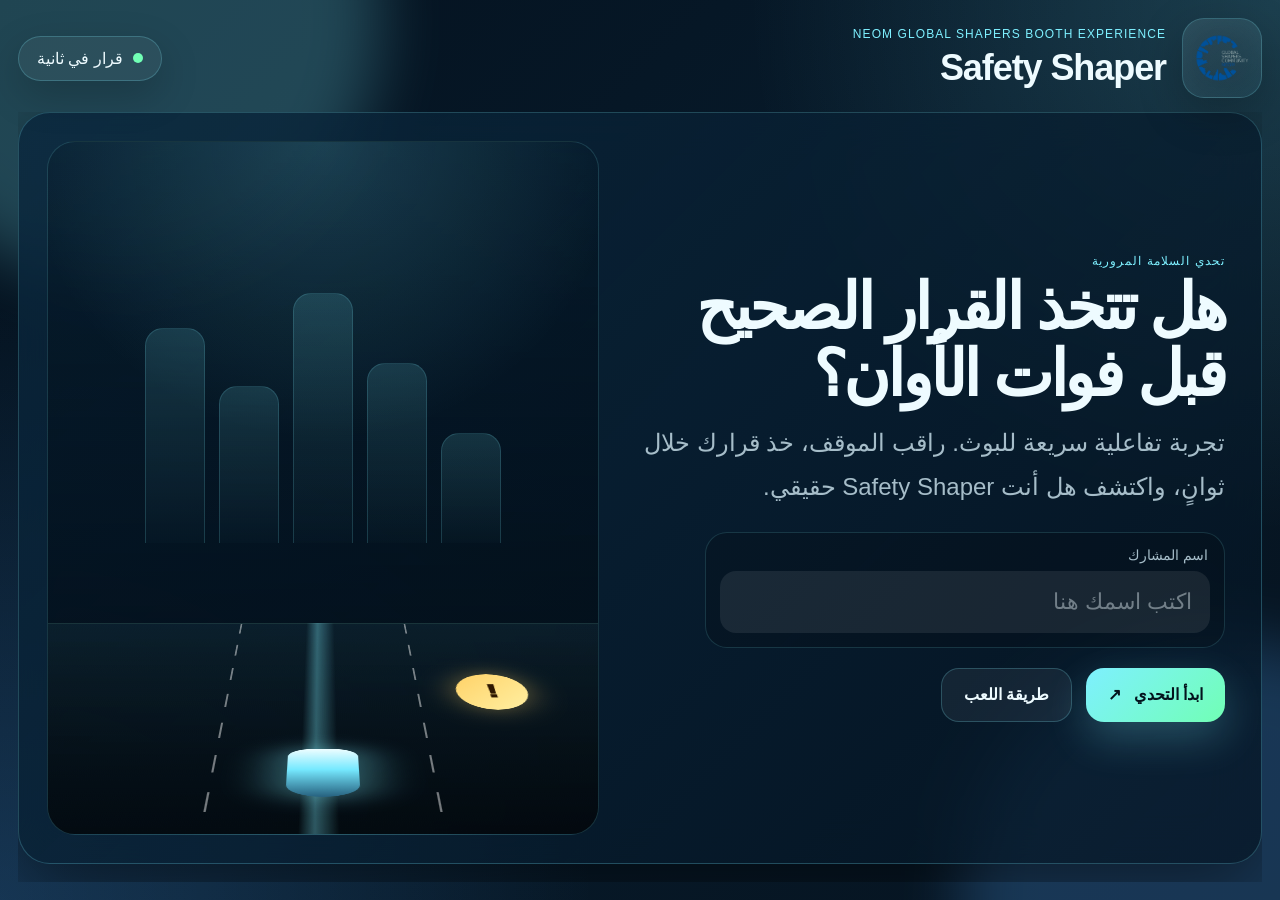
<file: index.html>
<!doctype html>
<html lang="ar" dir="rtl">
<head>
  <meta charset="utf-8" />
  <meta name="viewport" content="width=device-width, initial-scale=1, viewport-fit=cover" />
  <meta name="theme-color" content="#06131f" />
  <meta name="apple-mobile-web-app-capable" content="yes" />
  <meta name="apple-mobile-web-app-title" content="صانع السلامة" />
  <meta name="apple-mobile-web-app-status-bar-style" content="black-translucent" />
  <title>Safety Shaper | قرار في ثانية</title>
  <link rel="manifest" href="manifest.json" />
  <link rel="stylesheet" href="styles.css?v=8" />
</head>
<body>
  <main class="app-shell" id="appShell">
    <div class="ambient ambient-one"></div>
    <div class="ambient ambient-two"></div>
    <div class="grid-floor" aria-hidden="true"></div>

    <header class="topbar" id="topbar">
      <div class="brand-lockup">
        <div class="logo-slot" aria-label="مكان شعار الجهة">
          <img src="assets/logo.png" alt="Logo" onerror="this.style.display='none'; this.nextElementSibling.style.display='grid';">
          <span class="logo-fallback">ضع<br>الشعار</span>
        </div>
        <div>
          <p class="eyebrow">NEOM Global Shapers Booth Experience</p>
          <h1>Safety Shaper</h1>
        </div>
      </div>

      <div class="event-chip">
        <span class="pulse-dot"></span>
        قرار في ثانية
      </div>
    </header>

    <section class="screen active" id="startScreen" aria-labelledby="startTitle">
      <div class="hero-panel">
        <div class="hero-copy">
          <p class="micro-title">تحدي السلامة المرورية</p>
          <h2 id="startTitle">هل تتخذ القرار الصحيح قبل فوات الأوان؟</h2>
          <p class="hero-text">
            تجربة تفاعلية سريعة للبوث. راقب الموقف، خذ قرارك خلال ثوانٍ،
            واكتشف هل أنت Safety Shaper حقيقي.
          </p>

          <div class="name-card">
            <label for="playerName">اسم المشارك</label>
            <input id="playerName" type="text" inputmode="text" autocomplete="off" maxlength="24" placeholder="اكتب اسمك هنا" />
          </div>

          <div class="start-actions">
            <button class="primary-btn" id="startBtn" type="button">
              ابدأ التحدي
              <span>↗</span>
            </button>
            <button class="ghost-btn" id="howBtn" type="button">طريقة اللعب</button>
          </div>
        </div>

        <div class="hero-visual" aria-hidden="true">
          <div class="city-skyline">
            <span></span><span></span><span></span><span></span><span></span>
          </div>
          <div class="road-perspective">
            <div class="lane left-lane"></div>
            <div class="lane right-lane"></div>
            <div class="smart-car">
              <div class="car-glow"></div>
              <div class="car-body"></div>
            </div>
            <div class="hazard-orb">!</div>
          </div>
        </div>
      </div>
    </section>

    <section class="screen" id="howScreen" aria-labelledby="howTitle">
      <div class="modal-card">
        <button class="icon-btn" id="closeHowBtn" type="button" aria-label="رجوع">×</button>
        <p class="micro-title">طريقة اللعب</p>
        <h2 id="howTitle">اختر القرار الآمن بسرعة</h2>
        <div class="rules-grid">
          <div><b>1</b><span>سيظهر لك موقف مروري سريع وواضح.</span></div>
          <div><b>2</b><span>عندك 8 ثوانٍ فقط لاتخاذ القرار.</span></div>
          <div><b>3</b><span>كل قرار صحيح يرفع نتيجتك النهائية.</span></div>
          <div><b>4</b><span>في النهاية يظهر لك تقييمك النهائي داخل البوث.</span></div>
        </div>
        <button class="primary-btn wide" id="startFromHowBtn" type="button">جاهز للتحدي</button>
      </div>
    </section>

    <section class="screen" id="gameScreen" aria-live="polite">
      <section class="game-stage">
        <div class="game-stage-top">
          <div class="stage-badge" id="roundBadge"><span id="roundText">1</span>/<span id="totalRoundsText">8</span></div>
          <div class="stage-badge player-badge" id="activePlayer">ضيف البوث</div>
        </div>

        <div class="scene-panel">
          <div class="scene-overlay-top">
            <div class="scene-pill" id="scenarioType">موقف سريع</div>
            <div class="scene-pill danger-pill" id="scenarioRiskLabel">خطر أمامك</div>
          </div>

          <div class="timer-ring in-scene" aria-label="المؤقت">
            <svg viewBox="0 0 120 120">
              <circle class="timer-bg" cx="60" cy="60" r="52"></circle>
              <circle class="timer-progress" id="timerProgress" cx="60" cy="60" r="52"></circle>
            </svg>
            <strong id="timeLeft">8.0</strong>
          </div>

          <div class="scenario-scene scenario-generic" id="scenarioScene" aria-hidden="true" data-theme="generic">
            <div class="sim-sky">
              <div class="sim-sun"></div>
              <div class="sim-city city-layer-back"></div>
              <div class="sim-city city-layer-front"></div>
            </div>

            <div class="sim-road-wrap">
              <div class="sim-road"></div>
              <div class="road-edge road-edge-left"></div>
              <div class="road-edge road-edge-right"></div>
              <div class="lane-stream lane-stream-left"></div>
              <div class="lane-stream lane-stream-center"></div>
              <div class="lane-stream lane-stream-right"></div>
              <div class="road-glow"></div>
            </div>

            <div class="hazard-focus" id="hazardFocus">
              <div class="hazard-beacon">
                <span id="dynamicRisk">⚠</span>
              </div>
              <strong id="hazardSceneTitle">خطر أمامك</strong>
              <small id="hazardSceneHint">اتخذ القرار الآمن</small>
            </div>

            <div class="scene-model model-signal" aria-hidden="true">
              <div class="signal-pole"></div>
              <div class="signal-box"><i></i><i></i><i></i></div>
            </div>

            <div class="scene-model model-pedestrian" aria-hidden="true">
              <div class="person-head"></div>
              <div class="person-body"></div>
              <div class="person-leg l1"></div>
              <div class="person-leg l2"></div>
            </div>

            <div class="scene-model model-phone" aria-hidden="true">
              <div class="phone-card">📩 رسالة جديدة</div>
            </div>

            <div class="scene-model model-school" aria-hidden="true">
              <div class="school-sign">🏫 مدرسة</div>
            </div>

            <div class="scene-model model-rain" aria-hidden="true">
              <span></span><span></span><span></span><span></span><span></span>
            </div>

            <div class="scene-model model-emergency" aria-hidden="true">
              <div class="siren-car"></div>
            </div>

            <div class="scene-model model-exit" aria-hidden="true">
              <div class="exit-board">↗ مخرج</div>
            </div>

            <div class="scene-model model-seatbelt" aria-hidden="true">
              <div class="seatbelt-model">⌁</div>
            </div>

            <div class="front-car-model" aria-hidden="true"></div>
          </div>
          </div>
        </div>

        <div class="scenario-copy">
          <h2 id="scenarioTitle">انتبه للطريق</h2>
          <p class="scenarioText" id="scenarioText">اختر القرار الصحيح.</p>
        </div>

        <div class="choice-grid" id="choiceGrid"></div>

        <div class="feedback-card" id="feedbackCard">
          <strong id="feedbackTitle"></strong>
          <p id="feedbackText"></p>
        </div>
      </section>
    </section>

    <section class="screen" id="resultScreen" aria-labelledby="resultTitle">
      <div class="result-card" id="resultCard">
        <div class="result-logo-row">
          <div class="logo-slot small">
            <img src="assets/logo.png" alt="Logo" onerror="this.style.display='none'; this.nextElementSibling.style.display='grid';">
            <span class="logo-fallback">LOGO</span>
          </div>
          <span>Safety Shaper</span>
        </div>

        <p class="micro-title">النتيجة النهائية</p>
        <h2 id="resultTitle">أنت صانع السلامة</h2>

        <div class="result-main">
          <div class="score-orb">
            <span id="finalPercent">0%</span>
          </div>

          <div class="result-side">
            <p class="result-message" id="resultMessage">قرار واحد في ثانية ممكن ينقذ حياة.</p>
            <div class="result-stats">
              <div><span>إجابات صحيحة</span><strong id="correctCount">0</strong></div>
              <div><span>أسرع قرار</span><strong id="fastestDecision">0.0s</strong></div>
              <div><span>Rank</span><strong id="rankText">Safety Shaper</strong></div>
            </div>
          </div>
        </div>

        <div class="leaderboard" id="leaderboardBox">
          <div class="leader-head">
            <strong>أفضل نتائج البوث</strong>
            <button id="clearBoardBtn" type="button" title="مسح النتائج">مسح</button>
          </div>
          <ol id="leaderboardList"></ol>
        </div>

        <div class="result-actions">
          <button class="primary-btn" id="playAgainBtn" type="button">إعادة اللعب</button>
        </div>
      </div>
    </section>
  </main>

  <script src="script.js?v=8"></script>
</body>
</html>
</file>
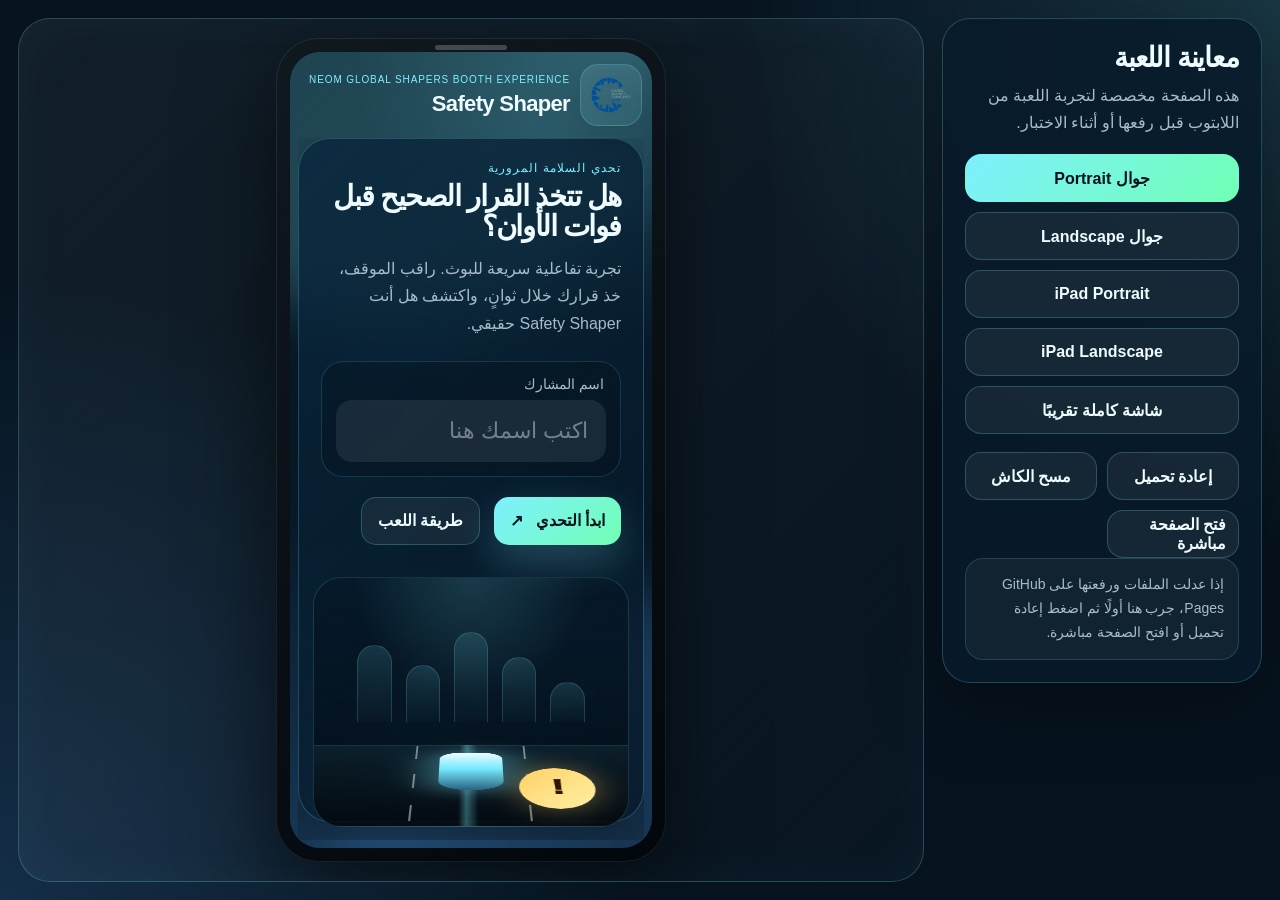
<file: preview.html>
<!doctype html>
<html lang="ar" dir="rtl">
<head>
  <meta charset="utf-8" />
  <meta name="viewport" content="width=device-width, initial-scale=1" />
  <title>معاينة Safety Shaper</title>
  <style>
    :root {
      --bg: #06131f;
      --card: rgba(8, 27, 43, .88);
      --line: rgba(126, 240, 255, .22);
      --text: #eefbff;
      --muted: #a6bdc9;
      --cyan: #7ef0ff;
      --green: #71ffb5;
    }
    * { box-sizing: border-box; }
    body {
      margin: 0;
      min-height: 100vh;
      background:
        radial-gradient(circle at top right, rgba(126,240,255,.16), transparent 35%),
        radial-gradient(circle at bottom left, rgba(84,169,255,.18), transparent 40%),
        #06131f;
      color: var(--text);
      font-family: "Inter", "SF Pro Display", "Segoe UI", Tahoma, Arial, sans-serif;
    }
    .lab {
      min-height: 100vh;
      display: grid;
      grid-template-columns: 320px 1fr;
      gap: 18px;
      padding: 18px;
    }
    aside {
      border: 1px solid var(--line);
      border-radius: 28px;
      padding: 22px;
      background: var(--card);
      box-shadow: 0 24px 70px rgba(0,0,0,.36);
      align-self: start;
      position: sticky;
      top: 18px;
    }
    h1 {
      margin: 0 0 8px;
      font-size: 28px;
      letter-spacing: -.04em;
    }
    p {
      margin: 0 0 16px;
      color: var(--muted);
      line-height: 1.7;
    }
    .device-buttons {
      display: grid;
      gap: 10px;
      margin: 18px 0;
    }
    button, a.ctrl {
      min-height: 48px;
      border: 1px solid var(--line);
      border-radius: 16px;
      color: var(--text);
      background: rgba(255,255,255,.06);
      font: inherit;
      font-weight: 800;
      cursor: pointer;
      text-decoration: none;
      display: grid;
      place-items: center;
      padding: 0 12px;
    }
    button.active {
      color: #04111e;
      background: linear-gradient(135deg, var(--cyan), var(--green));
      border-color: transparent;
    }
    .row-controls {
      display: grid;
      grid-template-columns: 1fr 1fr;
      gap: 10px;
      margin-top: 10px;
    }
    .hint {
      padding: 14px;
      border-radius: 18px;
      border: 1px solid rgba(126,240,255,.16);
      background: rgba(255,255,255,.045);
      color: var(--muted);
      font-size: 14px;
      line-height: 1.7;
    }
    .stage {
      display: grid;
      place-items: center;
      min-height: calc(100vh - 36px);
      overflow: auto;
      border: 1px solid var(--line);
      border-radius: 32px;
      background: linear-gradient(135deg, rgba(255,255,255,.05), rgba(255,255,255,.015));
      box-shadow: inset 0 0 60px rgba(126,240,255,.04);
      padding: 18px;
    }
    .device {
      position: relative;
      width: var(--w);
      height: var(--h);
      max-width: 100%;
      max-height: calc(100vh - 76px);
      padding: 14px;
      border-radius: 42px;
      background: linear-gradient(145deg, #101820, #02070b);
      box-shadow: 0 30px 90px rgba(0,0,0,.58), inset 0 0 0 1px rgba(255,255,255,.08);
      transition: width .25s ease, height .25s ease;
    }
    .device::before {
      content: "";
      position: absolute;
      top: 7px;
      left: 50%;
      width: 72px;
      height: 5px;
      transform: translateX(-50%);
      border-radius: 999px;
      background: rgba(255,255,255,.22);
    }
    iframe {
      width: 100%;
      height: 100%;
      border: 0;
      border-radius: 30px;
      background: #06131f;
    }
    .full .device {
      width: min(1360px, 100%);
      height: min(860px, calc(100vh - 76px));
      border-radius: 26px;
    }
    .full .device::before { display: none; }
    .full iframe { border-radius: 18px; }
    @media (max-width: 960px) {
      .lab { grid-template-columns: 1fr; }
      aside { position: static; }
    }
  </style>
</head>
<body>
  <main class="lab">
    <aside>
      <h1>معاينة اللعبة</h1>
      <p>هذه الصفحة مخصصة لتجربة اللعبة من اللابتوب قبل رفعها أو أثناء الاختبار.</p>

      <div class="device-buttons">
        <button class="active" data-w="390px" data-h="844px">جوال Portrait</button>
        <button data-w="844px" data-h="390px">جوال Landscape</button>
        <button data-w="820px" data-h="1180px">iPad Portrait</button>
        <button data-w="1180px" data-h="820px">iPad Landscape</button>
        <button data-full="true">شاشة كاملة تقريبًا</button>
      </div>

      <div class="row-controls">
        <button id="reloadFrame">إعادة تحميل</button>
        <button id="clearSwCache">مسح الكاش</button>
        <a class="ctrl" href="index.html" target="_blank" rel="noopener">فتح الصفحة مباشرة</a>
      </div>

      <div class="hint">
        إذا عدلت الملفات ورفعتها على GitHub Pages، جرب هنا أولًا ثم اضغط إعادة تحميل أو افتح الصفحة مباشرة.
      </div>
    </aside>

    <section class="stage" id="stage">
      <div class="device" id="device" style="--w: 390px; --h: 844px;">
        <iframe id="previewFrame" src="index.html?v=8" title="معاينة لعبة Safety Shaper"></iframe>
      </div>
    </section>
  </main>

  <script>
    const stage = document.getElementById("stage");
    const device = document.getElementById("device");
    const frame = document.getElementById("previewFrame");
    const buttons = [...document.querySelectorAll(".device-buttons button")];
    const reloadBtn = document.getElementById("reloadFrame");
    const clearBtn = document.getElementById("clearSwCache");

    buttons.forEach((button) => {
      button.addEventListener("click", () => {
        buttons.forEach((b) => b.classList.remove("active"));
        button.classList.add("active");

        if (button.dataset.full) {
          stage.classList.add("full");
          device.style.removeProperty("--w");
          device.style.removeProperty("--h");
          return;
        }

        stage.classList.remove("full");
        device.style.setProperty("--w", button.dataset.w);
        device.style.setProperty("--h", button.dataset.h);
      });
    });

    reloadBtn.addEventListener("click", () => {
      frame.src = `index.html?v=${Date.now()}`;
    });

    clearBtn.addEventListener("click", async () => {
      if ("caches" in window) {
        const keys = await caches.keys();
        await Promise.all(keys.map((key) => caches.delete(key)));
      }
      if ("serviceWorker" in navigator) {
        const regs = await navigator.serviceWorker.getRegistrations();
        await Promise.all(regs.map((reg) => reg.unregister()));
      }
      frame.src = `index.html?v=${Date.now()}`;
    });
  </script>
</body>
</html>
</file>
<file: styles.css>
:root {
  --bg: #06131f;
  --bg-2: #091e2e;
  --card: rgba(8, 27, 43, 0.76);
  --card-strong: rgba(10, 38, 59, 0.92);
  --line: rgba(126, 240, 255, 0.22);
  --text: #eefbff;
  --muted: #a6bdc9;
  --cyan: #7ef0ff;
  --blue: #54a9ff;
  --green: #71ffb5;
  --amber: #ffd166;
  --red: #ff6b6b;
  --shadow: 0 24px 72px rgba(0, 0, 0, 0.45);
  --radius-xl: 32px;
  --radius-lg: 24px;
  --safe-top: env(safe-area-inset-top);
  --safe-bottom: env(safe-area-inset-bottom);
}

* {
  box-sizing: border-box;
  -webkit-tap-highlight-color: transparent;
}

html,
body {
  width: 100%;
  height: 100%;
  margin: 0;
  overflow: hidden;
  overscroll-behavior: none;
  background: var(--bg);
  color: var(--text);
  font-family: "Inter", "SF Pro Display", "Segoe UI", Tahoma, Arial, sans-serif;
}

body {
  position: fixed;
  inset: 0;
}

img,
svg,
iframe {
  max-width: 100%;
}

button,
input {
  font: inherit;
}

button {
  cursor: pointer;
  border: 0;
}

.app-shell {
  position: relative;
  width: 100%;
  height: 100dvh;
  overflow: hidden;
  padding: calc(18px + var(--safe-top)) 18px calc(18px + var(--safe-bottom));
  background:
    radial-gradient(circle at top right, rgba(126, 240, 255, 0.18), transparent 34%),
    radial-gradient(circle at bottom left, rgba(84, 169, 255, 0.20), transparent 38%),
    linear-gradient(135deg, #04111e 0%, #071a2a 50%, #06131f 100%);
}

.ambient,
.grid-floor {
  pointer-events: none;
}

.ambient {
  position: absolute;
  width: 520px;
  height: 520px;
  border-radius: 999px;
  filter: blur(32px);
  opacity: 0.23;
  animation: floatGlow 9s ease-in-out infinite alternate;
}

.ambient-one {
  top: -240px;
  left: -140px;
  background: var(--cyan);
}

.ambient-two {
  right: -200px;
  bottom: -260px;
  background: var(--blue);
  animation-delay: -3s;
}

.grid-floor {
  position: absolute;
  inset: auto -20% -34% -20%;
  height: 48%;
  background-image:
    linear-gradient(rgba(126, 240, 255, 0.12) 1px, transparent 1px),
    linear-gradient(90deg, rgba(126, 240, 255, 0.12) 1px, transparent 1px);
  background-size: 56px 56px;
  transform: perspective(760px) rotateX(62deg);
  opacity: 0.3;
  mask-image: linear-gradient(to top, black, transparent 86%);
}

.topbar {
  position: relative;
  z-index: 4;
  display: flex;
  align-items: center;
  justify-content: space-between;
  gap: 22px;
  margin-bottom: 14px;
}

.brand-lockup {
  display: flex;
  align-items: center;
  gap: 16px;
  min-width: 0;
}

.logo-slot {
  width: 80px;
  height: 80px;
  flex: 0 0 auto;
  border: 1px solid var(--line);
  border-radius: 22px;
  display: grid;
  place-items: center;
  overflow: hidden;
  background: linear-gradient(145deg, rgba(255,255,255,0.08), rgba(255,255,255,0.02));
  box-shadow: inset 0 0 30px rgba(126, 240, 255, 0.06), 0 14px 45px rgba(0,0,0,0.24);
}

.logo-slot.small {
  width: 56px;
  height: 56px;
  border-radius: 18px;
}

.logo-slot img {
  max-width: 74%;
  max-height: 74%;
  object-fit: contain;
}

.logo-fallback {
  display: none;
  width: 100%;
  height: 100%;
  place-items: center;
  text-align: center;
  color: var(--cyan);
  font-weight: 800;
  font-size: 14px;
}

.eyebrow,
.micro-title {
  margin: 0 0 6px;
  color: var(--cyan);
  font-size: 12px;
  letter-spacing: 0.09em;
  text-transform: uppercase;
}

h1,
h2,
p {
  margin-top: 0;
}

h1 {
  margin-bottom: 0;
  font-size: clamp(24px, 3vw, 36px);
  letter-spacing: -0.03em;
}

.event-chip {
  display: inline-flex;
  align-items: center;
  gap: 10px;
  padding: 12px 18px;
  border: 1px solid var(--line);
  border-radius: 999px;
  background: rgba(255,255,255,0.05);
  box-shadow: 0 14px 40px rgba(0,0,0,0.20);
  white-space: nowrap;
}

.pulse-dot {
  width: 10px;
  height: 10px;
  border-radius: 999px;
  background: var(--green);
  animation: pulse 1.6s infinite;
}

.screen {
  position: absolute;
  inset: calc(112px + var(--safe-top)) 18px calc(18px + var(--safe-bottom));
  display: none;
  opacity: 0;
  transform: translateY(16px) scale(.985);
  transition: opacity .3s ease, transform .3s ease;
}

.screen.active {
  display: block;
  opacity: 1;
  transform: translateY(0) scale(1);
}

.hero-panel,
.modal-card,
.result-card,
.game-stage {
  border: 1px solid var(--line);
  border-radius: var(--radius-xl);
  background: linear-gradient(135deg, rgba(10, 39, 61, 0.84), rgba(5, 20, 34, 0.72));
  backdrop-filter: blur(22px);
  box-shadow: var(--shadow);
}

.hero-panel {
  height: 100%;
  display: grid;
  grid-template-columns: 1.05fr .95fr;
  gap: 24px;
  padding: 28px;
}

.hero-copy {
  align-self: center;
  padding: 8px;
}

.hero-copy h2,
.modal-card h2,
.result-card h2,
.scenario-copy h2 {
  margin-bottom: 14px;
  font-size: clamp(30px, 5vw, 68px);
  line-height: 1.04;
  letter-spacing: -.05em;
}

.hero-text {
  max-width: 680px;
  margin-bottom: 24px;
  color: var(--muted);
  font-size: clamp(17px, 2vw, 24px);
  line-height: 1.8;
}

.name-card {
  max-width: 520px;
  padding: 14px;
  border: 1px solid rgba(126, 240, 255, 0.15);
  border-radius: 22px;
  background: rgba(0,0,0,0.16);
}

.name-card label {
  display: block;
  margin: 0 2px 8px;
  color: var(--muted);
  font-size: 14px;
}

.name-card input {
  width: 100%;
  padding: 18px;
  border: 0;
  outline: 0;
  border-radius: 16px;
  background: rgba(255,255,255,0.08);
  color: var(--text);
  font-size: 22px;
}

.name-card input::placeholder {
  color: rgba(238,251,255,.42);
}

.start-actions,
.result-actions {
  display: flex;
  align-items: center;
  gap: 14px;
  margin-top: 20px;
  flex-wrap: wrap;
}

.primary-btn,
.ghost-btn,
.icon-btn {
  min-height: 54px;
  border-radius: 18px;
  padding: 0 22px;
  font-weight: 800;
  transition: transform .18s ease, box-shadow .18s ease, background .18s ease;
}

.primary-btn {
  color: #03131d;
  background: linear-gradient(135deg, var(--cyan), var(--green));
  box-shadow: 0 16px 42px rgba(126, 240, 255, 0.24);
}

.primary-btn span {
  margin-inline-start: 8px;
}

.ghost-btn,
.icon-btn {
  color: var(--text);
  border: 1px solid var(--line);
  background: rgba(255,255,255,0.06);
}

.primary-btn:active,
.ghost-btn:active,
.icon-btn:active,
.choice-btn:active {
  transform: scale(.97);
}

.wide {
  width: 100%;
  margin-top: 22px;
}

.hero-visual {
  position: relative;
  overflow: hidden;
  border-radius: 28px;
  border: 1px solid rgba(126, 240, 255, 0.16);
  background:
    radial-gradient(circle at 50% 0%, rgba(126, 240, 255, 0.16), transparent 40%),
    linear-gradient(180deg, rgba(3, 16, 28, 0.32), rgba(2, 10, 18, 0.78));
}

.city-skyline {
  position: absolute;
  inset: 16% 8% auto 8%;
  display: flex;
  align-items: flex-end;
  justify-content: center;
  gap: 14px;
  height: 42%;
  opacity: .78;
}

.city-skyline span {
  width: 13%;
  border: 1px solid rgba(126, 240, 255, 0.22);
  border-bottom: 0;
  border-radius: 18px 18px 0 0;
  background: linear-gradient(180deg, rgba(126, 240, 255, 0.18), rgba(126, 240, 255, 0.02));
}

.city-skyline span:nth-child(1) { height: 38%; }
.city-skyline span:nth-child(2) { height: 62%; }
.city-skyline span:nth-child(3) { height: 86%; }
.city-skyline span:nth-child(4) { height: 54%; }
.city-skyline span:nth-child(5) { height: 74%; }

.road-perspective {
  position: absolute;
  inset: auto -12% -18% -12%;
  height: 68%;
  transform: perspective(820px) rotateX(58deg);
  border-top: 2px solid rgba(126, 240, 255, 0.18);
  background:
    linear-gradient(90deg, transparent 47%, rgba(126, 240, 255, 0.34) 49%, transparent 52%),
    linear-gradient(180deg, rgba(126, 240, 255, 0.06), rgba(0,0,0,0.50));
}

.lane {
  position: absolute;
  top: 0;
  bottom: 0;
  width: 2px;
  background: repeating-linear-gradient(to bottom, rgba(255,255,255,.45) 0 28px, transparent 28px 58px);
  animation: roadRun .9s linear infinite;
}

.left-lane { left: 35%; }
.right-lane { right: 35%; }

.smart-car {
  position: absolute;
  left: 50%;
  bottom: 12%;
  width: 130px;
  height: 190px;
  transform: translateX(-50%) rotateX(-58deg);
}

.car-glow {
  position: absolute;
  inset: 18px;
  border-radius: 36px;
  background: var(--cyan);
  filter: blur(22px);
  opacity: .34;
}

.car-body {
  position: absolute;
  inset: 24px 32px;
  border-radius: 28px 28px 38px 38px;
  background: linear-gradient(180deg, #eefdff, #76e9ff 45%, #276280);
}

.hazard-orb {
  position: absolute;
  top: 28%;
  right: 18%;
  width: 76px;
  height: 76px;
  display: grid;
  place-items: center;
  border-radius: 999px;
  color: #2e1700;
  font-size: 38px;
  font-weight: 950;
  background: linear-gradient(135deg, var(--amber), #fff0a3);
  box-shadow: 0 0 38px rgba(255, 209, 102, 0.42);
  animation: alertFloat 1.2s ease-in-out infinite alternate;
}

.modal-card,
.result-card {
  width: min(100%, 980px);
  margin: 0 auto;
  padding: 24px;
}

.modal-card {
  height: 100%;
  overflow: auto;
}

.icon-btn {
  width: 52px;
  min-height: 52px;
  padding: 0;
  float: left;
  font-size: 30px;
}

.rules-grid {
  display: grid;
  grid-template-columns: repeat(2, 1fr);
  gap: 14px;
  clear: both;
}

.rules-grid div {
  min-height: 108px;
  padding: 18px;
  border: 1px solid rgba(126, 240, 255, 0.14);
  border-radius: 22px;
  background: rgba(255,255,255,0.055);
}

.rules-grid b {
  display: grid;
  place-items: center;
  width: 34px;
  height: 34px;
  margin-bottom: 14px;
  border-radius: 12px;
  color: #04111e;
  background: var(--cyan);
}

.rules-grid span {
  color: var(--muted);
  line-height: 1.7;
}

/* Fullscreen game mode */
.game-stage {
  width: 100%;
  height: 100%;
  display: grid;
  grid-template-rows: auto minmax(0, 1fr) auto auto auto;
  gap: 9px;
  padding: 10px;
}

.game-stage-top {
  display: flex;
  justify-content: space-between;
  gap: 8px;
  align-items: center;
}

.stage-badge {
  min-width: 86px;
  padding: 9px 12px;
  border-radius: 16px;
  border: 1px solid rgba(126, 240, 255, 0.16);
  background: rgba(255,255,255,0.05);
  font-weight: 800;
  text-align: center;
}

.player-badge {
  min-width: 0;
  max-width: 50%;
  overflow: hidden;
  text-overflow: ellipsis;
  white-space: nowrap;
}

.scene-panel {
  position: relative;
  min-height: 0;
  overflow: hidden;
  border-radius: 24px;
  border: 1px solid rgba(126, 240, 255, 0.16);
  background: linear-gradient(180deg, rgba(3, 19, 33, 0.66), rgba(4, 11, 19, 0.95));
}

.scene-overlay-top {
  position: absolute;
  top: 10px;
  right: 12px;
  left: 12px;
  z-index: 8;
  display: flex;
  justify-content: space-between;
  gap: 10px;
  align-items: center;
  pointer-events: none;
}

.scene-pill {
  padding: 9px 12px;
  border-radius: 999px;
  border: 1px solid rgba(126, 240, 255, 0.18);
  background: rgba(3, 20, 34, 0.62);
  backdrop-filter: blur(14px);
  font-size: 12px;
  font-weight: 800;
}

.danger-pill {
  color: var(--amber);
}

.timer-ring {
  position: relative;
  width: 92px;
  height: 92px;
}

.timer-ring.in-scene {
  position: absolute;
  top: 12px;
  left: 12px;
  z-index: 10;
}

.timer-ring svg {
  width: 100%;
  height: 100%;
  transform: rotate(-90deg);
}

.timer-bg,
.timer-progress {
  fill: none;
  stroke-width: 10;
}

.timer-bg {
  stroke: rgba(255,255,255,.12);
}

.timer-progress {
  stroke: var(--cyan);
  stroke-linecap: round;
  stroke-dasharray: 326.73;
  transition: stroke-dashoffset .08s linear, stroke .2s ease;
  filter: drop-shadow(0 0 12px rgba(126, 240, 255, 0.42));
}

.timer-ring strong {
  position: absolute;
  inset: 0;
  display: grid;
  place-items: center;
  font-size: 24px;
  font-weight: 900;
}

.scenario-scene {
  position: absolute;
  inset: 0;
  overflow: hidden;
  isolation: isolate;
  background:
    radial-gradient(circle at 50% 6%, rgba(126,240,255,.16), transparent 32%),
    linear-gradient(180deg, #0a2b48 0%, #06192d 40%, #020a12 100%);
}

.sim-sky {
  position: absolute;
  inset: 0 0 45%;
  overflow: hidden;
  z-index: 1;
}

.sim-sun {
  position: absolute;
  top: -16%;
  left: 50%;
  width: 40%;
  aspect-ratio: 1;
  transform: translateX(-50%);
  border-radius: 50%;
  background: radial-gradient(circle, rgba(126,240,255,.26), transparent 66%);
  filter: blur(10px);
}

.sim-city {
  position: absolute;
  left: 4%;
  right: 4%;
  bottom: 0;
  opacity: .9;
}

.city-layer-back {
  height: 42%;
  background:
    linear-gradient(90deg,
      rgba(126,240,255,.14) 0 5%, transparent 5% 9%, rgba(126,240,255,.11) 9% 15%, transparent 15% 20%,
      rgba(126,240,255,.16) 20% 27%, transparent 27% 33%, rgba(126,240,255,.10) 33% 39%, transparent 39% 46%,
      rgba(126,240,255,.14) 46% 52%, transparent 52% 59%, rgba(126,240,255,.12) 59% 65%, transparent 65% 70%,
      rgba(126,240,255,.15) 70% 77%, transparent 77% 84%, rgba(126,240,255,.11) 84% 91%, transparent 91% 100%);
  filter: blur(1px);
}

.city-layer-front {
  height: 28%;
  bottom: -4%;
  background:
    linear-gradient(90deg,
      transparent 0 4%, rgba(126,240,255,.22) 4% 10%, transparent 10% 18%,
      rgba(126,240,255,.18) 18% 25%, transparent 25% 34%, rgba(126,240,255,.24) 34% 41%, transparent 41% 52%,
      rgba(126,240,255,.16) 52% 59%, transparent 59% 69%, rgba(126,240,255,.20) 69% 77%, transparent 77% 86%, rgba(126,240,255,.18) 86% 94%, transparent 94% 100%);
}

.sim-road-wrap {
  position: absolute;
  inset: 26% -18% -8%;
  z-index: 2;
  perspective: 880px;
  transform-style: preserve-3d;
}

.sim-road {
  position: absolute;
  inset: 0;
  transform: rotateX(68deg);
  transform-origin: top center;
  clip-path: polygon(42% 0, 58% 0, 78% 100%, 22% 100%);
  background:
    linear-gradient(90deg, rgba(255,255,255,.06), transparent 18% 82%, rgba(255,255,255,.06)),
    linear-gradient(180deg, rgba(20,50,68,.72), rgba(3,9,16,.96));
  border-top: 2px solid rgba(126,240,255,.20);
  box-shadow: inset 0 30px 38px rgba(126,240,255,.04), 0 0 36px rgba(0,0,0,.45);
}

.road-edge {
  position: absolute;
  top: 3%;
  bottom: 0;
  width: 4px;
  background: linear-gradient(180deg, rgba(126,240,255,.6), rgba(126,240,255,0));
  transform-origin: top;
  opacity: .9;
}

.road-edge-left {
  left: 35%;
  transform: rotate(12deg);
}

.road-edge-right {
  right: 35%;
  transform: rotate(-12deg);
}

.lane-stream {
  position: absolute;
  top: 4%;
  bottom: -10%;
  width: 7px;
  background: repeating-linear-gradient(to bottom, rgba(255,255,255,.82) 0 34px, transparent 34px 76px);
  transform-origin: top;
  opacity: .88;
  animation: laneFlow 1.1s linear infinite;
}

.lane-stream-left {
  left: 43%;
  transform: rotate(5deg) scaleY(1.08);
}

.lane-stream-center {
  left: 50%;
  transform: translateX(-50%);
  width: 9px;
  animation-duration: .95s;
}

.lane-stream-right {
  right: 43%;
  transform: rotate(-5deg) scaleY(1.08);
}

.road-glow {
  position: absolute;
  left: 50%;
  bottom: 2%;
  width: 32%;
  height: 42%;
  transform: translateX(-50%);
  background: radial-gradient(ellipse at bottom, rgba(126,240,255,.16), transparent 70%);
  filter: blur(12px);
}

.hazard-focus {
  position: absolute;
  z-index: 6;
  left: 50%;
  top: 20%;
  transform: translateX(-50%);
  width: min(78%, 420px);
  min-height: 112px;
  padding: 16px 18px 16px 108px;
  border: 1px solid rgba(255,209,102,.38);
  border-radius: 28px;
  background:
    radial-gradient(circle at 12% 50%, rgba(255,209,102,.26), transparent 32%),
    rgba(4, 18, 31, .72);
  box-shadow: 0 20px 55px rgba(0,0,0,.28), 0 0 45px rgba(255,209,102,.12);
  backdrop-filter: blur(14px);
  text-align: right;
}

.hazard-beacon {
  position: absolute;
  left: 18px;
  top: 50%;
  width: 72px;
  height: 72px;
  transform: translateY(-50%);
  display: grid;
  place-items: center;
  border-radius: 24px;
  background: linear-gradient(135deg, rgba(255,209,102,.98), rgba(255,246,185,.92));
  color: #211402;
  font-size: 38px;
  font-weight: 900;
  box-shadow: 0 0 0 10px rgba(255,209,102,.10), 0 0 36px rgba(255,209,102,.45);
  animation: hazardPulse 1.15s ease-in-out infinite alternate;
}

.hazard-focus strong {
  display: block;
  margin-bottom: 6px;
  color: #fff6cc;
  font-size: clamp(18px, 3.8vw, 34px);
  line-height: 1.05;
}

.hazard-focus small {
  display: block;
  color: rgba(238,251,255,.78);
  font-size: clamp(12px, 1.6vw, 16px);
  line-height: 1.45;
}

.scene-model {
  position: absolute;
  z-index: 5;
  display: none;
}

.model-signal {
  left: 18%;
  top: 36%;
  width: 70px;
  height: 150px;
}

.signal-pole {
  position: absolute;
  left: 50%;
  top: 48px;
  width: 8px;
  height: 100px;
  transform: translateX(-50%);
  border-radius: 10px;
  background: linear-gradient(180deg, rgba(126,240,255,.42), rgba(126,240,255,.06));
}

.signal-box {
  position: absolute;
  inset: 0 14px 72px;
  display: grid;
  gap: 5px;
  padding: 8px;
  border-radius: 18px;
  border: 1px solid rgba(255,255,255,.12);
  background: rgba(5,16,25,.9);
  box-shadow: 0 12px 32px rgba(0,0,0,.35);
}

.signal-box i {
  border-radius: 50%;
  background: rgba(255,255,255,.16);
}

.signal-box i:nth-child(1) { background: #ff5263; box-shadow: 0 0 16px #ff5263; }
.signal-box i:nth-child(2) { background: #ffd166; box-shadow: 0 0 18px #ffd166; }
.signal-box i:nth-child(3) { background: #55ff9f; box-shadow: 0 0 12px #55ff9f; }

.model-pedestrian {
  left: 18%;
  top: 48%;
  width: 74px;
  height: 124px;
}

.person-head {
  width: 28px;
  height: 28px;
  margin: 0 auto;
  border-radius: 50%;
  background: #fff6cc;
  box-shadow: 0 0 18px rgba(255,246,204,.35);
}

.person-body {
  width: 30px;
  height: 50px;
  margin: 4px auto 0;
  border-radius: 18px;
  background: linear-gradient(180deg, var(--cyan), #2383b2);
}

.person-leg {
  position: absolute;
  bottom: 6px;
  left: 50%;
  width: 12px;
  height: 48px;
  border-radius: 12px;
  background: #85dfff;
  transform-origin: top;
}

.person-leg.l1 { transform: translateX(-16px) rotate(14deg); }
.person-leg.l2 { transform: translateX(4px) rotate(-14deg); }

.model-phone {
  left: 16%;
  top: 44%;
}

.phone-card {
  width: 134px;
  padding: 14px;
  border-radius: 22px;
  color: white;
  font-weight: 900;
  text-align: center;
  background: linear-gradient(135deg, #315dff, #7ef0ff);
  box-shadow: 0 22px 44px rgba(49,93,255,.25);
}

.model-school {
  right: 16%;
  top: 43%;
}

.school-sign,
.exit-board,
.seatbelt-model {
  padding: 16px 18px;
  border-radius: 20px;
  font-weight: 950;
  color: #07131d;
  background: linear-gradient(135deg, #ffd166, #fff2a8);
  box-shadow: 0 18px 40px rgba(255,209,102,.24);
}

.model-rain {
  display: none;
  inset: 0;
  pointer-events: none;
  z-index: 7;
}

.model-rain span {
  position: absolute;
  top: -14%;
  width: 3px;
  height: 36%;
  border-radius: 99px;
  background: linear-gradient(180deg, transparent, rgba(200,244,255,.55), transparent);
  transform: rotate(16deg);
  animation: rainFall .85s linear infinite;
}

.model-rain span:nth-child(1) { left: 16%; animation-delay: -.1s; }
.model-rain span:nth-child(2) { left: 32%; animation-delay: -.5s; }
.model-rain span:nth-child(3) { left: 54%; animation-delay: -.25s; }
.model-rain span:nth-child(4) { left: 72%; animation-delay: -.7s; }
.model-rain span:nth-child(5) { left: 88%; animation-delay: -.35s; }

.model-emergency {
  right: 16%;
  top: 46%;
  width: 112px;
  height: 72px;
}

.siren-car {
  width: 100%;
  height: 100%;
  border-radius: 22px 28px 20px 20px;
  background: linear-gradient(180deg, #fff, #85eaff 54%, #2d75a4);
  box-shadow: 0 16px 36px rgba(126,240,255,.22);
}

.siren-car::before {
  content: "";
  position: absolute;
  left: 38%;
  top: -10px;
  width: 28px;
  height: 14px;
  border-radius: 8px;
  background: linear-gradient(90deg, #ff5263, #54a9ff);
  box-shadow: 0 0 22px rgba(255,82,99,.55);
}

.model-exit {
  right: 14%;
  top: 42%;
}

.model-seatbelt {
  left: 50%;
  top: 42%;
  transform: translateX(-50%);
}

.seatbelt-model {
  width: 94px;
  height: 94px;
  display: grid;
  place-items: center;
  border-radius: 30px;
  font-size: 48px;
  color: #07131d;
}

.front-car-model {
  position: absolute;
  z-index: 6;
  left: 50%;
  bottom: 1.4%;
  width: min(35vw, 250px);
  min-width: 130px;
  aspect-ratio: 480 / 699;
  transform: translateX(-50%);
  background-image: url("./assets/car-top-view.png");
  background-repeat: no-repeat;
  background-position: center bottom;
  background-size: contain;
  filter: drop-shadow(0 16px 28px rgba(0, 0, 0, 0.42));
}

.front-car-model::before {
  content: "";
  position: absolute;
  left: 12%;
  right: 12%;
  bottom: 4%;
  height: 14%;
  border-radius: 50%;
  background: radial-gradient(circle, rgba(0,0,0,.62), transparent 72%);
  filter: blur(10px);
  z-index: -1;
}

.front-car-model::after {
  content: "";
  position: absolute;
  left: 26%;
  right: 26%;
  bottom: 5%;
  height: 20%;
  border-radius: 50%;
  background: radial-gradient(ellipse at center, rgba(126,240,255,.18), transparent 72%);
  filter: blur(18px);
  z-index: -1;
}

.scenario-scene[data-theme="phone"] .model-phone,
.scenario-scene[data-theme="pedestrian"] .model-pedestrian,
.scenario-scene[data-theme="signal"] .model-signal,
.scenario-scene[data-theme="school"] .model-school,
.scenario-scene[data-theme="rain"] .model-rain,
.scenario-scene[data-theme="emergency"] .model-emergency,
.scenario-scene[data-theme="exit"] .model-exit,
.scenario-scene[data-theme="seatbelt"] .model-seatbelt {
  display: block;
}

.scenario-scene[data-theme="rain"] {
  background:
    radial-gradient(circle at 50% 6%, rgba(126,240,255,.10), transparent 32%),
    linear-gradient(180deg, #07172a 0%, #03101e 48%, #02070d 100%);
}

.scenario-scene[data-theme="carstop"] .hazard-focus {
  top: 16%;
}

.scenario-scene[data-theme="carstop"] .front-car-model::before {
  content: "";
  position: absolute;
  left: 50%;
  top: -30%;
  width: 33%;
  aspect-ratio: 480 / 699;
  transform: translateX(-50%);
  background-image: url("./assets/car-top-view.png");
  background-repeat: no-repeat;
  background-size: contain;
  background-position: center;
  filter: hue-rotate(300deg) saturate(1.45) brightness(1.05) drop-shadow(0 12px 26px rgba(0,0,0,.34));
}

.scenario-scene[data-theme="carstop"] .front-car-model::after {
  content: "";
  position: absolute;
  left: 37%;
  right: 37%;
  top: -10%;
  height: 9%;
  border-radius: 999px;
  background: radial-gradient(circle, rgba(255,82,99,.55), transparent 72%);
  filter: blur(14px);
}

.scenario-copy {
  padding-inline: 6px;
}

.scenario-copy h2 {
  font-size: clamp(24px, 3.4vw, 46px);
  margin-bottom: 6px;
}

.scenarioText {
  margin: 0;
  color: var(--muted);
  font-size: clamp(15px, 1.8vw, 20px);
  line-height: 1.62;
}

.choice-grid {
  display: grid;
  grid-template-columns: repeat(4, minmax(0, 1fr));
  gap: 8px;
}

.choice-btn {
  min-height: 68px;
  padding: 9px 8px 7px;
  border-radius: 18px;
  color: var(--text);
  text-align: center;
  border: 1px solid rgba(126, 240, 255, 0.14);
  background: linear-gradient(135deg, rgba(255,255,255,0.08), rgba(255,255,255,0.03));
  box-shadow: 0 10px 26px rgba(0,0,0,0.14);
  transition: transform .16s ease, border-color .16s ease, background .16s ease;
}

.choice-btn:hover {
  border-color: rgba(126, 240, 255, 0.40);
}

.choice-btn strong {
  display: block;
  margin-bottom: 4px;
  font-size: clamp(12px, 1.28vw, 17px);
  line-height: 1.3;
}

.choice-btn span {
  display: block;
  color: var(--muted);
  font-size: clamp(10px, .98vw, 12px);
  line-height: 1.32;
}

.choice-btn.correct {
  border-color: rgba(113, 255, 181, 0.72);
  background: linear-gradient(135deg, rgba(113, 255, 181, 0.20), rgba(126, 240, 255, 0.06));
}

.choice-btn.wrong {
  border-color: rgba(255, 107, 107, 0.65);
  background: linear-gradient(135deg, rgba(255, 107, 107, 0.19), rgba(255,255,255,0.03));
}

.feedback-card {
  display: none;
  padding: 12px 16px;
  border-radius: 18px;
  border: 1px solid rgba(126, 240, 255, 0.14);
  background: rgba(0,0,0,0.22);
}

.feedback-card.show {
  display: block;
  animation: fadeUp .25s ease both;
}

.feedback-card strong {
  display: block;
  margin-bottom: 3px;
  font-size: 17px;
}

.feedback-card p {
  margin: 0;
  color: var(--muted);
  line-height: 1.55;
  font-size: 14px;
}

/* Results: scrollable but stable */
#resultScreen {
  overflow-y: auto;
  overflow-x: hidden;
  -webkit-overflow-scrolling: touch;
  padding-bottom: max(18px, var(--safe-bottom));
  overscroll-behavior: contain;
}

.result-card {
  min-height: min-content;
  height: auto;
  display: grid;
  grid-template-rows: auto;
  gap: 14px;
}

.result-logo-row {
  display: inline-flex;
  align-items: center;
  gap: 12px;
  justify-self: center;
  padding: 8px 16px 8px 8px;
  border-radius: 999px;
  background: rgba(255,255,255,0.06);
  border: 1px solid var(--line);
}

.result-card h2 {
  text-align: center;
  margin-bottom: 0;
  font-size: clamp(28px, 4.4vw, 52px);
}

.result-main {
  display: grid;
  grid-template-columns: 220px 1fr;
  gap: 18px;
  align-items: center;
}

.score-orb {
  width: 190px;
  height: 190px;
  margin: 0 auto;
  display: grid;
  place-items: center;
  border-radius: 999px;
  background:
    radial-gradient(circle, rgba(126, 240, 255, 0.28), rgba(126, 240, 255, 0.06) 56%, transparent 57%),
    conic-gradient(from 140deg, var(--green), var(--cyan), var(--blue), var(--green));
  box-shadow: 0 0 70px rgba(126, 240, 255, 0.20);
}

.score-orb span {
  width: 144px;
  height: 144px;
  display: grid;
  place-items: center;
  border-radius: 999px;
  background: #06131f;
  font-size: 40px;
  font-weight: 950;
}

.result-message {
  margin: 0 0 14px;
  color: var(--muted);
  font-size: 18px;
  line-height: 1.7;
}

.result-stats {
  display: grid;
  grid-template-columns: repeat(3, 1fr);
  gap: 9px;
}

.result-stats div {
  padding: 13px;
  border-radius: 18px;
  background: rgba(255,255,255,0.055);
  border: 1px solid rgba(126, 240, 255, 0.12);
}

.result-stats span {
  display: block;
  margin-bottom: 7px;
  color: var(--muted);
  font-size: 13px;
}

.result-stats strong {
  font-size: 20px;
}

.leaderboard {
  padding: 16px;
  border-radius: 20px;
  text-align: right;
  background: rgba(0,0,0,0.18);
  border: 1px solid rgba(126, 240, 255, 0.12);
}

.leader-head {
  display: flex;
  align-items: center;
  justify-content: space-between;
  gap: 12px;
}

.leader-head button {
  padding: 8px 12px;
  border-radius: 12px;
  color: var(--muted);
  background: rgba(255,255,255,0.07);
}

.leaderboard ol {
  margin: 10px 22px 0 0;
  padding: 0;
  color: var(--muted);
}

.leaderboard li {
  margin: 8px 0;
}

.result-actions {
  justify-content: center;
  margin-top: 0;
}

body.game-mode .topbar,
.app-shell.game-mode .ambient,
.app-shell.game-mode .grid-floor {
  display: none;
}

.app-shell.game-mode {
  padding: 0;
}

.app-shell.game-mode .screen {
  inset: 0;
}

.app-shell.game-mode #gameScreen {
  display: block;
}

@keyframes floatGlow {
  from { transform: translate3d(0,0,0) scale(1); }
  to { transform: translate3d(40px,28px,0) scale(1.08); }
}

@keyframes pulse {
  0% { box-shadow: 0 0 0 0 rgba(113, 255, 181, 0.65); }
  70% { box-shadow: 0 0 0 13px rgba(113, 255, 181, 0); }
  100% { box-shadow: 0 0 0 0 rgba(113, 255, 181, 0); }
}

@keyframes roadRun { to { background-position-y: 58px; } }
@keyframes alertFloat { from { transform: translateY(0); } to { transform: translateY(-14px); } }
@keyframes laneFlow { from { background-position-y: 0; } to { background-position-y: 76px; } }
@keyframes hazardPulse { from { transform: translateY(-50%) scale(.98); } to { transform: translateY(-50%) scale(1.06); } }
@keyframes rainFall { from { transform: translateY(-20px) rotate(16deg); } to { transform: translateY(320px) rotate(16deg); } }
@keyframes fadeUp { from { opacity: 0; transform: translateY(8px);} to { opacity: 1; transform: translateY(0);} }

@media (max-width: 1100px) {
  .hero-panel {
    grid-template-columns: 1fr;
  }

  .hero-visual {
    min-height: 250px;
  }

  .result-main {
    grid-template-columns: 1fr;
    text-align: center;
  }
}

@media (max-width: 900px) {
  .topbar {
    gap: 12px;
    margin-bottom: 10px;
  }

  .event-chip {
    display: none;
  }

  .screen {
    inset: calc(94px + var(--safe-top)) 12px calc(12px + var(--safe-bottom));
  }

  .modal-card,
  .result-card,
  .hero-panel,
  .game-stage {
    padding: 14px;
  }

  .scenario-copy h2 {
    font-size: clamp(22px, 3.8vw, 34px);
  }

  .choice-grid {
    gap: 6px;
  }

  .choice-btn {
    min-height: 64px;
    padding: 8px 6px 6px;
  }

  .timer-ring.in-scene {
    width: 82px;
    height: 82px;
  }

  .timer-ring strong {
    font-size: 21px;
  }

  .hazard-focus {
    top: 18%;
    width: min(74%, 390px);
  }

  .front-car-model {
    width: min(39vw, 220px);
  }
}

@media (max-width: 680px) {
  .app-shell {
    padding: calc(12px + var(--safe-top)) 10px calc(12px + var(--safe-bottom));
  }

  .brand-lockup {
    gap: 10px;
  }

  .logo-slot {
    width: 62px;
    height: 62px;
    border-radius: 18px;
  }

  h1 {
    font-size: 22px;
  }

  .eyebrow { font-size: 10px; }

  .hero-copy h2,
  .modal-card h2,
  .result-card h2 {
    font-size: clamp(28px, 8vw, 38px);
  }

  .hero-text {
    font-size: 16px;
    line-height: 1.7;
  }

  .rules-grid,
  .result-stats {
    grid-template-columns: 1fr;
  }

  .screen {
    inset: calc(86px + var(--safe-top)) 8px calc(8px + var(--safe-bottom));
  }

  .game-stage {
    grid-template-rows: auto minmax(0, 1fr) auto auto auto;
    gap: 7px;
    padding: 8px;
  }

  .game-stage-top {
    gap: 6px;
  }

  .stage-badge {
    padding: 7px 10px;
    font-size: 12px;
    min-width: 72px;
  }

  .player-badge {
    max-width: 58%;
  }

  .scene-overlay-top {
    gap: 6px;
    left: 8px;
    right: 8px;
    top: 8px;
  }

  .scene-pill {
    font-size: 10px;
    padding: 7px 9px;
  }

  .timer-ring.in-scene {
    top: 8px;
    left: 8px;
    width: 68px;
    height: 68px;
  }

  .timer-ring strong {
    font-size: 18px;
  }

  .scene-panel {
    border-radius: 20px;
  }

  .sim-road-wrap {
    inset: 23% -30% -4%;
  }

  .hazard-focus {
    top: 15%;
    width: min(84%, 360px);
    min-height: 88px;
    padding: 12px 14px 12px 82px;
    border-radius: 22px;
  }

  .hazard-beacon {
    left: 12px;
    width: 56px;
    height: 56px;
    border-radius: 18px;
    font-size: 28px;
  }

  .hazard-focus strong {
    font-size: clamp(17px, 5vw, 25px);
  }

  .hazard-focus small {
    font-size: 11px;
  }

  .front-car-model {
    width: min(44vw, 174px);
    min-width: 118px;
    bottom: 0;
  }

  .model-signal {
    left: 11%;
    top: 39%;
    transform: scale(.82);
    transform-origin: top left;
  }

  .model-pedestrian {
    left: 12%;
    top: 50%;
    transform: scale(.82);
    transform-origin: top left;
  }

  .model-phone {
    left: 9%;
    top: 47%;
    transform: scale(.82);
    transform-origin: top left;
  }

  .model-school,
  .model-emergency,
  .model-exit {
    right: 9%;
    transform: scale(.82);
    transform-origin: top right;
  }

  .scenario-copy h2 {
    font-size: clamp(20px, 5.8vw, 28px);
    margin-bottom: 3px;
  }

  .scenarioText {
    font-size: 13px;
    line-height: 1.45;
  }

  .choice-grid {
    grid-template-columns: repeat(4, 1fr);
    gap: 5px;
  }

  .choice-btn {
    min-height: 58px;
    border-radius: 15px;
    padding: 7px 4px 5px;
  }

  .choice-btn strong {
    font-size: 10px;
    line-height: 1.25;
  }

  .choice-btn span {
    font-size: 8px;
    line-height: 1.25;
  }

  .feedback-card {
    padding: 9px 11px;
  }

  .feedback-card strong { font-size: 14px; }
  .feedback-card p { font-size: 11px; }

  .result-card {
    padding: 16px 14px;
    margin-bottom: 14px;
  }

  .score-orb {
    width: 150px;
    height: 150px;
  }

  .score-orb span {
    width: 116px;
    height: 116px;
    font-size: 31px;
  }

  .result-message {
    font-size: 15px;
  }

  .result-actions {
    gap: 10px;
  }

  .primary-btn,
  .ghost-btn,
  .icon-btn {
    min-height: 48px;
    border-radius: 15px;
    padding: 0 16px;
  }
}

@media (max-height: 720px) and (orientation: portrait) {
  .game-stage {
    gap: 5px;
  }

  .stage-badge {
    padding-block: 6px;
  }

  .scenario-copy h2 {
    font-size: 20px;
  }

  .scenarioText {
    display: none;
  }

  .choice-btn {
    min-height: 54px;
  }

  .feedback-card {
    padding-block: 7px;
  }
}

@media (max-height: 440px) and (orientation: landscape) {
  .game-stage {
    grid-template-rows: auto minmax(0, 1fr) auto auto;
    gap: 5px;
    padding: 6px;
  }

  .scenario-copy {
    display: grid;
    grid-template-columns: auto 1fr;
    gap: 8px;
    align-items: center;
  }

  .scenario-copy h2 {
    margin: 0;
    font-size: 18px;
  }

  .scenarioText {
    font-size: 11px;
    line-height: 1.3;
  }

  .choice-btn {
    min-height: 48px;
  }

  .choice-btn strong {
    font-size: 9px;
  }

  .choice-btn span {
    display: none;
  }

  .hazard-focus {
    top: 10%;
    min-height: 74px;
    padding: 10px 12px 10px 74px;
  }

  .hazard-beacon {
    width: 52px;
    height: 52px;
    font-size: 26px;
  }

  .front-car-model {
    width: min(22vw, 138px);
  }

  .timer-ring.in-scene {
    width: 58px;
    height: 58px;
  }

  .timer-ring strong {
    font-size: 15px;
  }
}


/* v7 exact fixes */
#startScreen,
#howScreen {
  overflow-y: auto;
  overflow-x: hidden;
  -webkit-overflow-scrolling: touch;
  overscroll-behavior: contain;
  padding-bottom: max(18px, var(--safe-bottom));
}

/* keep home content viewable on small landscape screens */
#startScreen .hero-panel {
  min-height: min-content;
}

/* remove distracting dark transparent city bars and extra transparent lines */
.sim-city,
.city-layer-back,
.city-layer-front,
.road-edge,
.road-glow {
  display: none !important;
}

.sim-sky {
  background:
    radial-gradient(circle at 50% 0%, rgba(126,240,255,.22), transparent 34%),
    linear-gradient(180deg, rgba(9,43,72,.95) 0%, rgba(3,18,32,.72) 62%, rgba(3,18,32,0) 100%);
}

/* make road cleaner and less cluttered */
.sim-road-wrap {
  inset: 22% -20% -7%;
}

.sim-road {
  background:
    linear-gradient(180deg, rgba(17,48,67,.72), rgba(3,9,16,.96));
}

.lane-stream {
  opacity: .72;
}

/* use emoji models instead of CSS shapes */
.model-signal,
.model-pedestrian,
.model-emergency {
  width: auto;
  height: auto;
  filter: drop-shadow(0 12px 22px rgba(0,0,0,.35));
}

.model-signal .signal-pole,
.model-signal .signal-box,
.model-pedestrian .person-head,
.model-pedestrian .person-body,
.model-pedestrian .person-leg,
.model-emergency .siren-car {
  display: none !important;
}

.model-signal::before,
.model-pedestrian::before,
.model-emergency::before {
  display: block;
  font-size: clamp(46px, 11vw, 82px);
  line-height: 1;
}

.model-signal::before {
  content: "🚦";
}

.model-pedestrian::before {
  content: "🚶🏻‍♂️‍➡️";
}

.model-emergency::before {
  content: "🚑";
}

.model-signal {
  left: 14%;
  top: 45%;
}

.model-pedestrian {
  left: 13%;
  top: 49%;
}

.model-emergency {
  right: 12%;
  top: 47%;
}

/* Arabic emoji labels */
.phone-card {
  min-width: 140px;
  font-size: 18px;
  line-height: 1.2;
}

.school-sign,
.exit-board {
  direction: rtl;
  white-space: nowrap;
  font-size: clamp(17px, 3.2vw, 24px);
}

/* use the new car image cleanly */
.front-car-model {
  width: min(36vw, 260px);
  min-width: 136px;
  background-image: url("./assets/car-top-view.png");
}

/* make front/lead car larger in sudden-stop scenario */
.scenario-scene[data-theme="carstop"] .front-car-model::before {
  top: -36%;
  width: 52%;
  aspect-ratio: 337 / 421;
  background-image: url("./assets/car-top-view.png");
  filter: hue-rotate(112deg) saturate(1.2) brightness(1.02) drop-shadow(0 14px 28px rgba(0,0,0,.38));
}

.scenario-scene[data-theme="carstop"] .front-car-model::after {
  top: -15%;
  left: 30%;
  right: 30%;
}

/* Arabic-only result spacing */
.result-logo-row span,
.result-card,
.choice-btn,
.scene-pill,
.stage-badge {
  direction: rtl;
}

@media (max-width: 900px) {
  .front-car-model {
    width: min(41vw, 230px);
  }

  .scenario-scene[data-theme="carstop"] .front-car-model::before {
    width: 56%;
    top: -37%;
  }
}

@media (max-width: 680px) {
  .front-car-model {
    width: min(45vw, 178px);
    min-width: 120px;
  }

  .scenario-scene[data-theme="carstop"] .front-car-model::before {
    width: 58%;
    top: -39%;
  }

  .model-signal {
    left: 11%;
    top: 46%;
    transform: none;
  }

  .model-pedestrian {
    left: 11%;
    top: 50%;
    transform: none;
  }

  .model-emergency {
    right: 10%;
    top: 48%;
    transform: none;
  }

  .model-signal::before,
  .model-pedestrian::before,
  .model-emergency::before {
    font-size: clamp(42px, 13vw, 64px);
  }

  .phone-card {
    min-width: 128px;
    font-size: 15px;
  }

  .school-sign,
  .exit-board {
    font-size: 16px;
  }
}

@media (max-height: 440px) and (orientation: landscape) {
  #startScreen .hero-panel {
    height: auto;
  }

  .front-car-model {
    width: min(24vw, 150px);
  }

  .scenario-scene[data-theme="carstop"] .front-car-model::before {
    width: 54%;
    top: -35%;
  }
}
</file>
